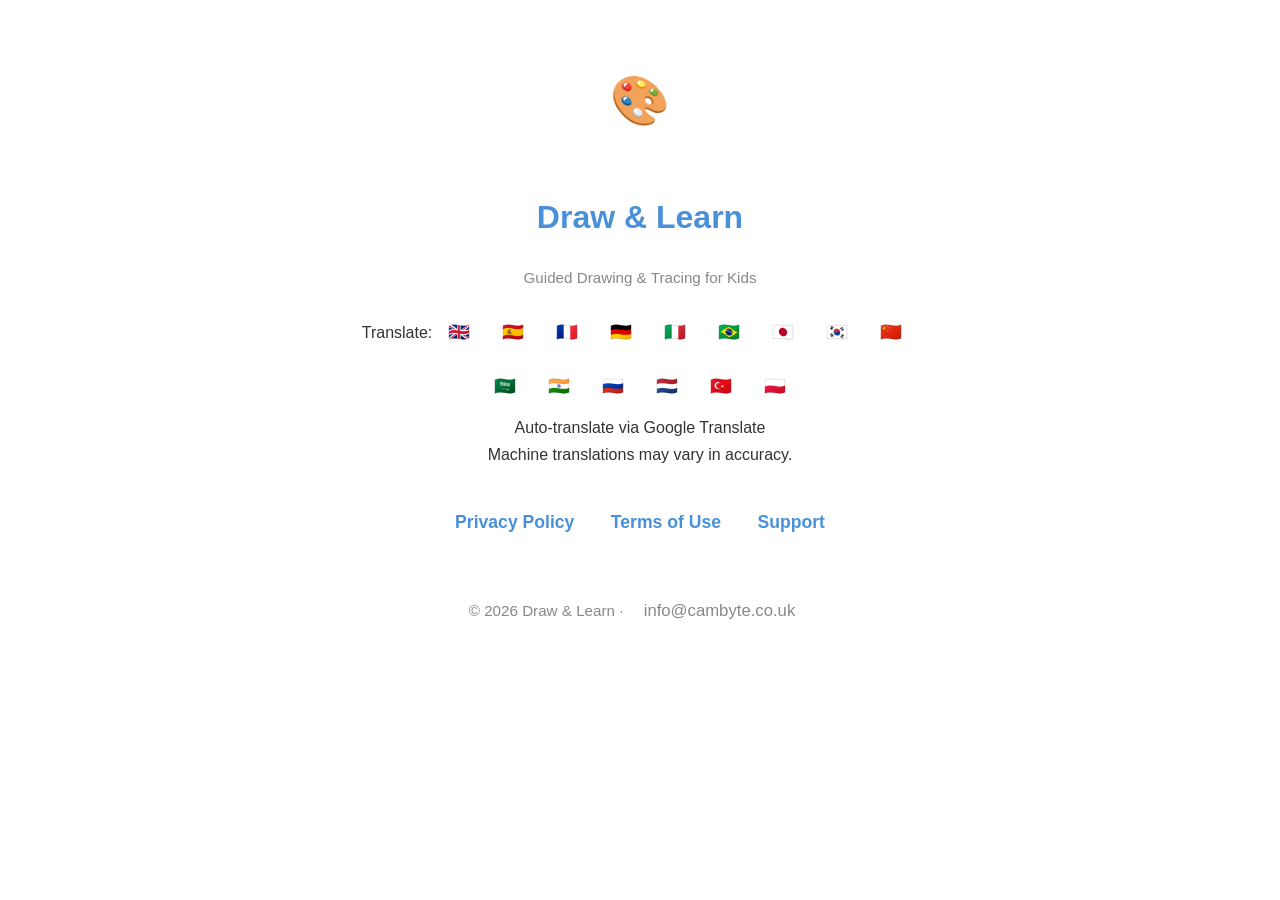
<file: index.html>
<!DOCTYPE html>
<html lang="en">
<head>
    <meta charset="UTF-8">
    <meta name="viewport" content="width=device-width, initial-scale=1.0">
    <title>Draw &amp; Learn — Legal</title>
    <style>
        body { font-family: -apple-system, BlinkMacSystemFont, "Segoe UI", Roboto, sans-serif; max-width: 600px; margin: 60px auto; padding: 0 20px; color: #333; line-height: 1.7; text-align: center; }
        h1 { color: #4A90D9; font-size: 2em; }
        .emoji { font-size: 3em; }
        a { display: inline-block; margin: 12px 16px; font-size: 1.1em; color: #4A90D9; text-decoration: none; font-weight: 600; }
        a:hover { text-decoration: underline; }
        .tagline { color: #888; font-size: 0.95em; margin-top: 8px; }
        @import url("./lang-switch.css");
    </style>
</head>
<body>
    <p class="emoji">🎨</p>
    <h1>Draw &amp; Learn</h1>
    <p class="tagline">Guided Drawing &amp; Tracing for Kids</p>
    <div class="lang-switch" aria-label="Translate"></div>
    <div class="lang-note">Auto-translate via Google Translate</div>
    <div class="lang-disclaimer">Machine translations may vary in accuracy.</div>
    <br>
    <a href="privacy.html">Privacy Policy</a>
    <a href="terms.html">Terms of Use</a>
    <a href="support.html">Support</a>
    <br><br>
    <p class="tagline">© 2026 Draw &amp; Learn · <a href="mailto:info@cambyte.co.uk" style="color:#888;font-weight:normal;">info@cambyte.co.uk</a></p>
    <script src="./lang-switch.js"></script>
</body>
</html>
</file>
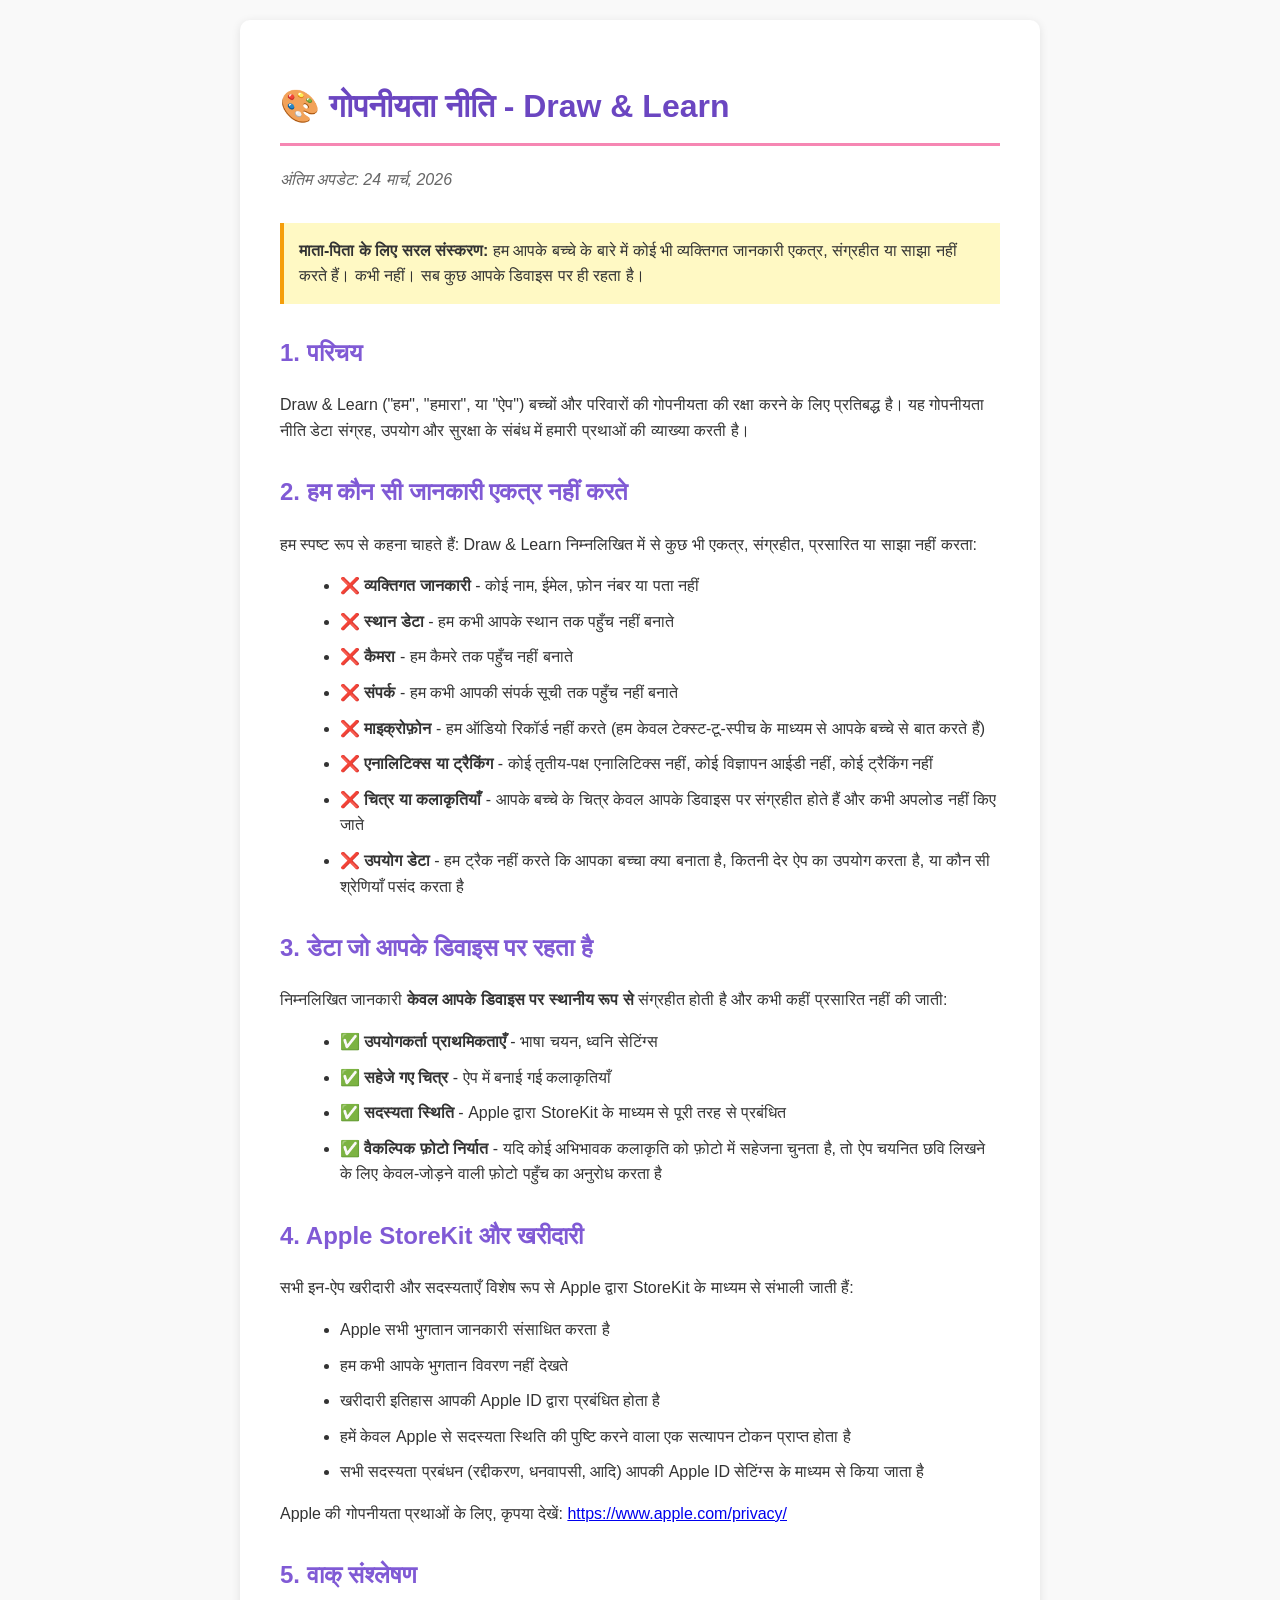
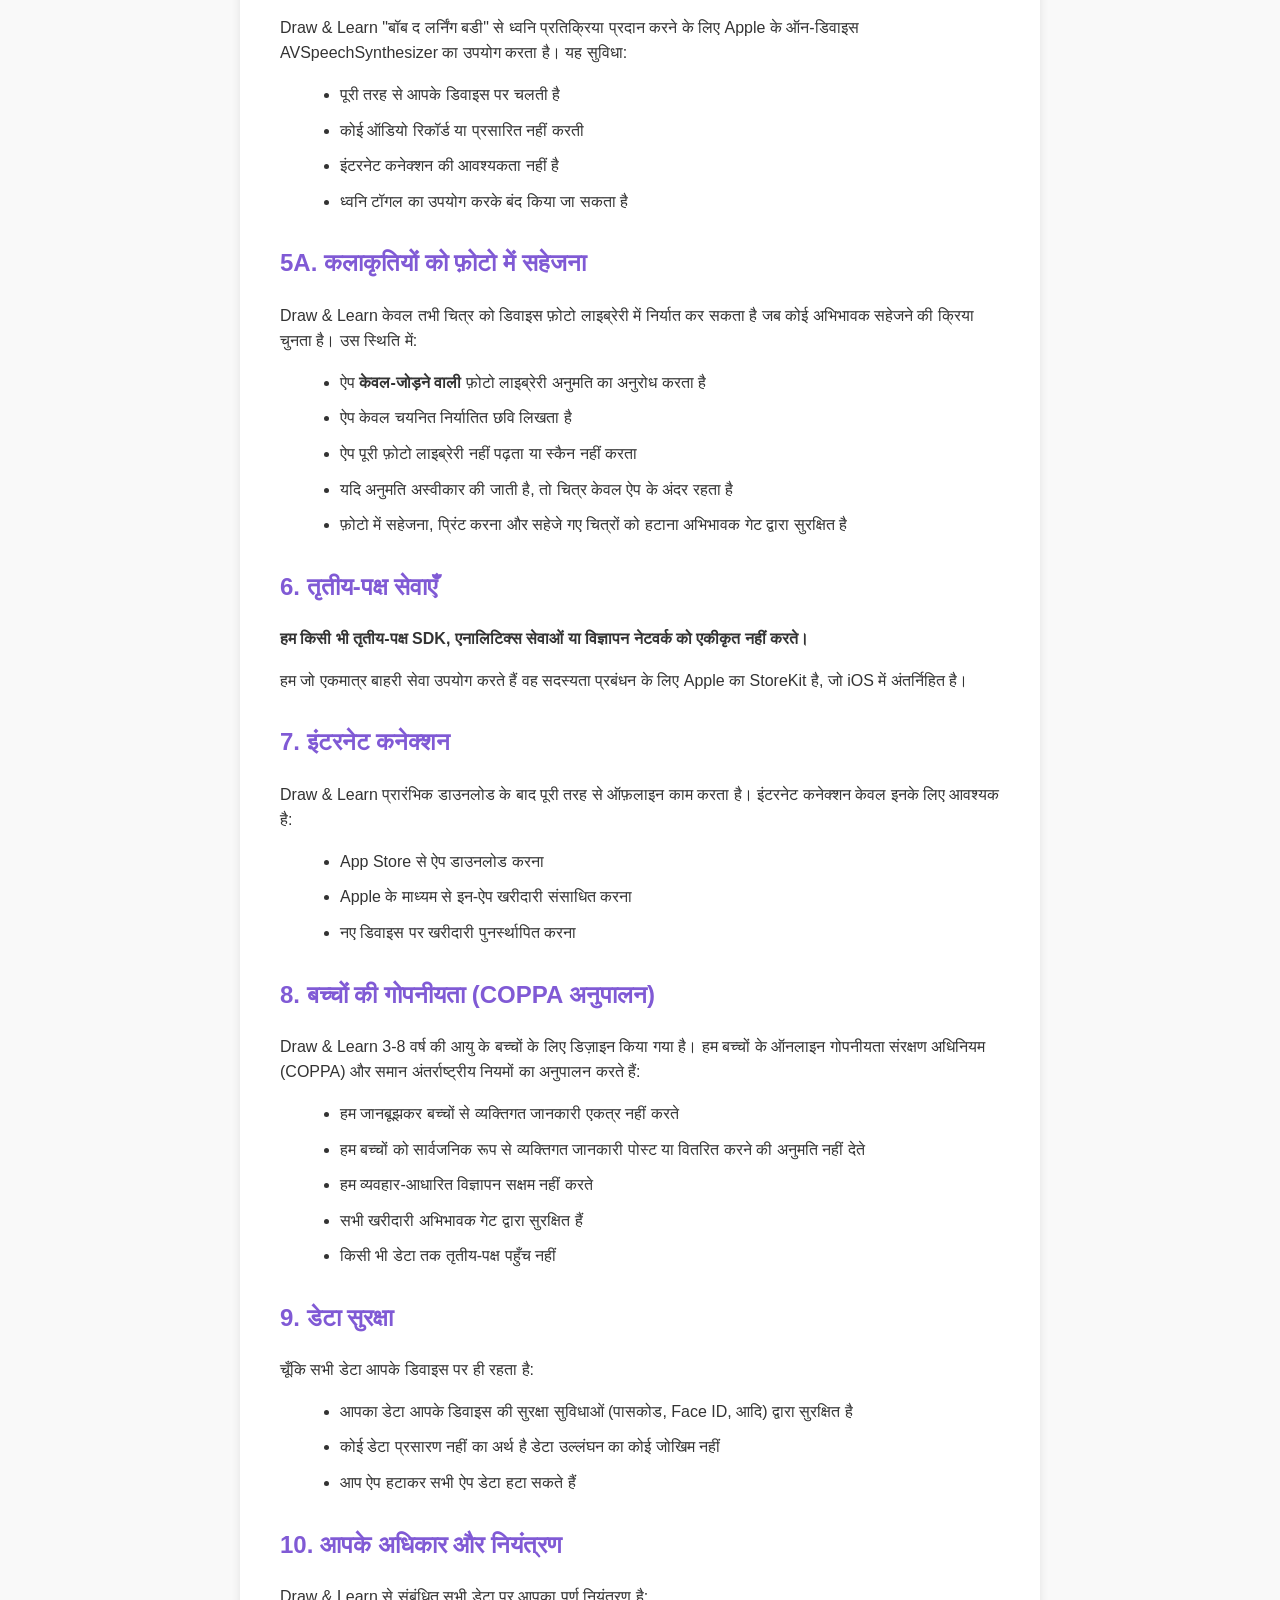
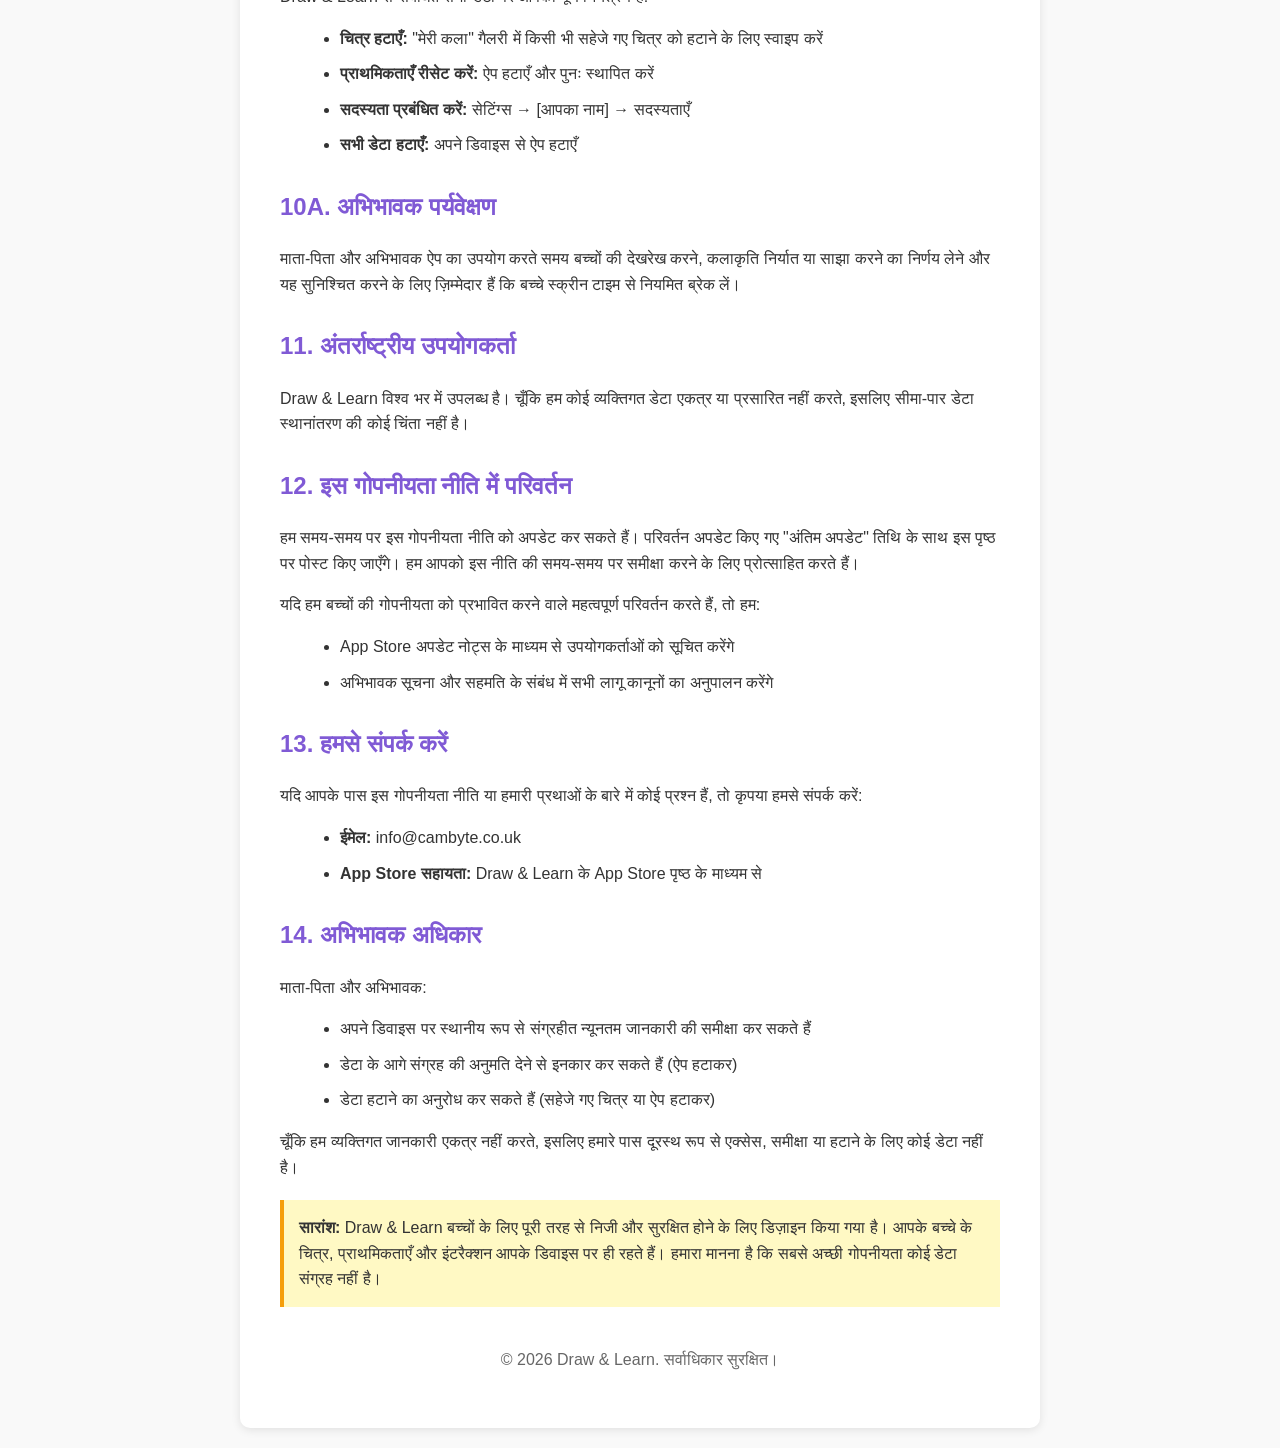
<file: privacy-hi.html>
<!DOCTYPE html>
<html lang="hi">
<head>
    <meta charset="UTF-8">
    <meta name="viewport" content="width=device-width, initial-scale=1.0">
    <title>गोपनीयता नीति - Draw &amp; Learn</title>
    <style>
        body {
            font-family: -apple-system, BlinkMacSystemFont, 'Segoe UI', Roboto, Oxygen, Ubuntu, Cantarell, sans-serif;
            line-height: 1.6;
            color: #333;
            max-width: 800px;
            margin: 0 auto;
            padding: 20px;
            background: #f9f9f9;
        }
        .container {
            background: white;
            padding: 40px;
            border-radius: 10px;
            box-shadow: 0 2px 10px rgba(0,0,0,0.1);
        }
        h1 {
            color: #6B46C1;
            border-bottom: 3px solid #F687B3;
            padding-bottom: 10px;
        }
        h2 {
            color: #805AD5;
            margin-top: 30px;
        }
        .last-updated {
            color: #666;
            font-style: italic;
            margin-bottom: 30px;
        }
        .highlight {
            background-color: #FFF9C4;
            padding: 15px;
            border-left: 4px solid #F59E0B;
            margin: 20px 0;
        }
        ul {
            margin-left: 20px;
        }
        li {
            margin-bottom: 10px;
        }
    </style>
</head>
<body>
    <div class="container">
        <h1>🎨 गोपनीयता नीति - Draw &amp; Learn</h1>
        <p class="last-updated">अंतिम अपडेट: 24 मार्च, 2026</p>

        <div class="highlight">
            <strong>माता-पिता के लिए सरल संस्करण:</strong> हम आपके बच्चे के बारे में कोई भी व्यक्तिगत जानकारी एकत्र, संग्रहीत या साझा नहीं करते हैं। कभी नहीं। सब कुछ आपके डिवाइस पर ही रहता है।
        </div>

        <h2>1. परिचय</h2>
        <p>Draw &amp; Learn ("हम", "हमारा", या "ऐप") बच्चों और परिवारों की गोपनीयता की रक्षा करने के लिए प्रतिबद्ध है। यह गोपनीयता नीति डेटा संग्रह, उपयोग और सुरक्षा के संबंध में हमारी प्रथाओं की व्याख्या करती है।</p>

        <h2>2. हम कौन सी जानकारी एकत्र नहीं करते</h2>
        <p>हम स्पष्ट रूप से कहना चाहते हैं: Draw &amp; Learn निम्नलिखित में से कुछ भी एकत्र, संग्रहीत, प्रसारित या साझा नहीं करता:</p>
        <ul>
            <li>❌ <strong>व्यक्तिगत जानकारी</strong> - कोई नाम, ईमेल, फ़ोन नंबर या पता नहीं</li>
            <li>❌ <strong>स्थान डेटा</strong> - हम कभी आपके स्थान तक पहुँच नहीं बनाते</li>
            <li>❌ <strong>कैमरा</strong> - हम कैमरे तक पहुँच नहीं बनाते</li>
            <li>❌ <strong>संपर्क</strong> - हम कभी आपकी संपर्क सूची तक पहुँच नहीं बनाते</li>
            <li>❌ <strong>माइक्रोफ़ोन</strong> - हम ऑडियो रिकॉर्ड नहीं करते (हम केवल टेक्स्ट-टू-स्पीच के माध्यम से आपके बच्चे से बात करते हैं)</li>
            <li>❌ <strong>एनालिटिक्स या ट्रैकिंग</strong> - कोई तृतीय-पक्ष एनालिटिक्स नहीं, कोई विज्ञापन आईडी नहीं, कोई ट्रैकिंग नहीं</li>
            <li>❌ <strong>चित्र या कलाकृतियाँ</strong> - आपके बच्चे के चित्र केवल आपके डिवाइस पर संग्रहीत होते हैं और कभी अपलोड नहीं किए जाते</li>
            <li>❌ <strong>उपयोग डेटा</strong> - हम ट्रैक नहीं करते कि आपका बच्चा क्या बनाता है, कितनी देर ऐप का उपयोग करता है, या कौन सी श्रेणियाँ पसंद करता है</li>
        </ul>

        <h2>3. डेटा जो आपके डिवाइस पर रहता है</h2>
        <p>निम्नलिखित जानकारी <strong>केवल आपके डिवाइस पर स्थानीय रूप से</strong> संग्रहीत होती है और कभी कहीं प्रसारित नहीं की जाती:</p>
        <ul>
            <li>✅ <strong>उपयोगकर्ता प्राथमिकताएँ</strong> - भाषा चयन, ध्वनि सेटिंग्स</li>
            <li>✅ <strong>सहेजे गए चित्र</strong> - ऐप में बनाई गई कलाकृतियाँ</li>
            <li>✅ <strong>सदस्यता स्थिति</strong> - Apple द्वारा StoreKit के माध्यम से पूरी तरह से प्रबंधित</li>
            <li>✅ <strong>वैकल्पिक फ़ोटो निर्यात</strong> - यदि कोई अभिभावक कलाकृति को फ़ोटो में सहेजना चुनता है, तो ऐप चयनित छवि लिखने के लिए केवल-जोड़ने वाली फ़ोटो पहुँच का अनुरोध करता है</li>
        </ul>

        <h2>4. Apple StoreKit और खरीदारी</h2>
        <p>सभी इन-ऐप खरीदारी और सदस्यताएँ विशेष रूप से Apple द्वारा StoreKit के माध्यम से संभाली जाती हैं:</p>
        <ul>
            <li>Apple सभी भुगतान जानकारी संसाधित करता है</li>
            <li>हम कभी आपके भुगतान विवरण नहीं देखते</li>
            <li>खरीदारी इतिहास आपकी Apple ID द्वारा प्रबंधित होता है</li>
            <li>हमें केवल Apple से सदस्यता स्थिति की पुष्टि करने वाला एक सत्यापन टोकन प्राप्त होता है</li>
            <li>सभी सदस्यता प्रबंधन (रद्दीकरण, धनवापसी, आदि) आपकी Apple ID सेटिंग्स के माध्यम से किया जाता है</li>
        </ul>
        <p>Apple की गोपनीयता प्रथाओं के लिए, कृपया देखें: <a href="https://www.apple.com/privacy/">https://www.apple.com/privacy/</a></p>

        <h2>5. वाक् संश्लेषण</h2>
        <p>Draw &amp; Learn "बॉब द लर्निंग बडी" से ध्वनि प्रतिक्रिया प्रदान करने के लिए Apple के ऑन-डिवाइस AVSpeechSynthesizer का उपयोग करता है। यह सुविधा:</p>
        <ul>
            <li>पूरी तरह से आपके डिवाइस पर चलती है</li>
            <li>कोई ऑडियो रिकॉर्ड या प्रसारित नहीं करती</li>
            <li>इंटरनेट कनेक्शन की आवश्यकता नहीं है</li>
            <li>ध्वनि टॉगल का उपयोग करके बंद किया जा सकता है</li>
        </ul>

        <h2>5A. कलाकृतियों को फ़ोटो में सहेजना</h2>
        <p>Draw &amp; Learn केवल तभी चित्र को डिवाइस फ़ोटो लाइब्रेरी में निर्यात कर सकता है जब कोई अभिभावक सहेजने की क्रिया चुनता है। उस स्थिति में:</p>
        <ul>
            <li>ऐप <strong>केवल-जोड़ने वाली</strong> फ़ोटो लाइब्रेरी अनुमति का अनुरोध करता है</li>
            <li>ऐप केवल चयनित निर्यातित छवि लिखता है</li>
            <li>ऐप पूरी फ़ोटो लाइब्रेरी नहीं पढ़ता या स्कैन नहीं करता</li>
            <li>यदि अनुमति अस्वीकार की जाती है, तो चित्र केवल ऐप के अंदर रहता है</li>
            <li>फ़ोटो में सहेजना, प्रिंट करना और सहेजे गए चित्रों को हटाना अभिभावक गेट द्वारा सुरक्षित है</li>
        </ul>

        <h2>6. तृतीय-पक्ष सेवाएँ</h2>
        <p><strong>हम किसी भी तृतीय-पक्ष SDK, एनालिटिक्स सेवाओं या विज्ञापन नेटवर्क को एकीकृत नहीं करते।</strong></p>
        <p>हम जो एकमात्र बाहरी सेवा उपयोग करते हैं वह सदस्यता प्रबंधन के लिए Apple का StoreKit है, जो iOS में अंतर्निहित है।</p>

        <h2>7. इंटरनेट कनेक्शन</h2>
        <p>Draw &amp; Learn प्रारंभिक डाउनलोड के बाद पूरी तरह से ऑफ़लाइन काम करता है। इंटरनेट कनेक्शन केवल इनके लिए आवश्यक है:</p>
        <ul>
            <li>App Store से ऐप डाउनलोड करना</li>
            <li>Apple के माध्यम से इन-ऐप खरीदारी संसाधित करना</li>
            <li>नए डिवाइस पर खरीदारी पुनर्स्थापित करना</li>
        </ul>

        <h2>8. बच्चों की गोपनीयता (COPPA अनुपालन)</h2>
        <p>Draw &amp; Learn 3-8 वर्ष की आयु के बच्चों के लिए डिज़ाइन किया गया है। हम बच्चों के ऑनलाइन गोपनीयता संरक्षण अधिनियम (COPPA) और समान अंतर्राष्ट्रीय नियमों का अनुपालन करते हैं:</p>
        <ul>
            <li>हम जानबूझकर बच्चों से व्यक्तिगत जानकारी एकत्र नहीं करते</li>
            <li>हम बच्चों को सार्वजनिक रूप से व्यक्तिगत जानकारी पोस्ट या वितरित करने की अनुमति नहीं देते</li>
            <li>हम व्यवहार-आधारित विज्ञापन सक्षम नहीं करते</li>
            <li>सभी खरीदारी अभिभावक गेट द्वारा सुरक्षित हैं</li>
            <li>किसी भी डेटा तक तृतीय-पक्ष पहुँच नहीं</li>
        </ul>

        <h2>9. डेटा सुरक्षा</h2>
        <p>चूँकि सभी डेटा आपके डिवाइस पर ही रहता है:</p>
        <ul>
            <li>आपका डेटा आपके डिवाइस की सुरक्षा सुविधाओं (पासकोड, Face ID, आदि) द्वारा सुरक्षित है</li>
            <li>कोई डेटा प्रसारण नहीं का अर्थ है डेटा उल्लंघन का कोई जोखिम नहीं</li>
            <li>आप ऐप हटाकर सभी ऐप डेटा हटा सकते हैं</li>
        </ul>

        <h2>10. आपके अधिकार और नियंत्रण</h2>
        <p>Draw &amp; Learn से संबंधित सभी डेटा पर आपका पूर्ण नियंत्रण है:</p>
        <ul>
            <li><strong>चित्र हटाएँ:</strong> "मेरी कला" गैलरी में किसी भी सहेजे गए चित्र को हटाने के लिए स्वाइप करें</li>
            <li><strong>प्राथमिकताएँ रीसेट करें:</strong> ऐप हटाएँ और पुनः स्थापित करें</li>
            <li><strong>सदस्यता प्रबंधित करें:</strong> सेटिंग्स → [आपका नाम] → सदस्यताएँ</li>
            <li><strong>सभी डेटा हटाएँ:</strong> अपने डिवाइस से ऐप हटाएँ</li>
        </ul>

        <h2>10A. अभिभावक पर्यवेक्षण</h2>
        <p>माता-पिता और अभिभावक ऐप का उपयोग करते समय बच्चों की देखरेख करने, कलाकृति निर्यात या साझा करने का निर्णय लेने और यह सुनिश्चित करने के लिए ज़िम्मेदार हैं कि बच्चे स्क्रीन टाइम से नियमित ब्रेक लें।</p>

        <h2>11. अंतर्राष्ट्रीय उपयोगकर्ता</h2>
        <p>Draw &amp; Learn विश्व भर में उपलब्ध है। चूँकि हम कोई व्यक्तिगत डेटा एकत्र या प्रसारित नहीं करते, इसलिए सीमा-पार डेटा स्थानांतरण की कोई चिंता नहीं है।</p>

        <h2>12. इस गोपनीयता नीति में परिवर्तन</h2>
        <p>हम समय-समय पर इस गोपनीयता नीति को अपडेट कर सकते हैं। परिवर्तन अपडेट किए गए "अंतिम अपडेट" तिथि के साथ इस पृष्ठ पर पोस्ट किए जाएँगे। हम आपको इस नीति की समय-समय पर समीक्षा करने के लिए प्रोत्साहित करते हैं।</p>
        <p>यदि हम बच्चों की गोपनीयता को प्रभावित करने वाले महत्वपूर्ण परिवर्तन करते हैं, तो हम:</p>
        <ul>
            <li>App Store अपडेट नोट्स के माध्यम से उपयोगकर्ताओं को सूचित करेंगे</li>
            <li>अभिभावक सूचना और सहमति के संबंध में सभी लागू कानूनों का अनुपालन करेंगे</li>
        </ul>

        <h2>13. हमसे संपर्क करें</h2>
        <p>यदि आपके पास इस गोपनीयता नीति या हमारी प्रथाओं के बारे में कोई प्रश्न हैं, तो कृपया हमसे संपर्क करें:</p>
        <ul>
            <li><strong>ईमेल:</strong> info@cambyte.co.uk</li>
            <li><strong>App Store सहायता:</strong> Draw &amp; Learn के App Store पृष्ठ के माध्यम से</li>
        </ul>

        <h2>14. अभिभावक अधिकार</h2>
        <p>माता-पिता और अभिभावक:</p>
        <ul>
            <li>अपने डिवाइस पर स्थानीय रूप से संग्रहीत न्यूनतम जानकारी की समीक्षा कर सकते हैं</li>
            <li>डेटा के आगे संग्रह की अनुमति देने से इनकार कर सकते हैं (ऐप हटाकर)</li>
            <li>डेटा हटाने का अनुरोध कर सकते हैं (सहेजे गए चित्र या ऐप हटाकर)</li>
        </ul>
        <p>चूँकि हम व्यक्तिगत जानकारी एकत्र नहीं करते, इसलिए हमारे पास दूरस्थ रूप से एक्सेस, समीक्षा या हटाने के लिए कोई डेटा नहीं है।</p>

        <div class="highlight">
            <strong>सारांश:</strong> Draw &amp; Learn बच्चों के लिए पूरी तरह से निजी और सुरक्षित होने के लिए डिज़ाइन किया गया है। आपके बच्चे के चित्र, प्राथमिकताएँ और इंटरैक्शन आपके डिवाइस पर ही रहते हैं। हमारा मानना है कि सबसे अच्छी गोपनीयता कोई डेटा संग्रह नहीं है।
        </div>

        <p style="margin-top: 40px; text-align: center; color: #666;">
            © 2026 Draw &amp; Learn. सर्वाधिकार सुरक्षित।
        </p>
    </div>
</body>
</html>
</file>
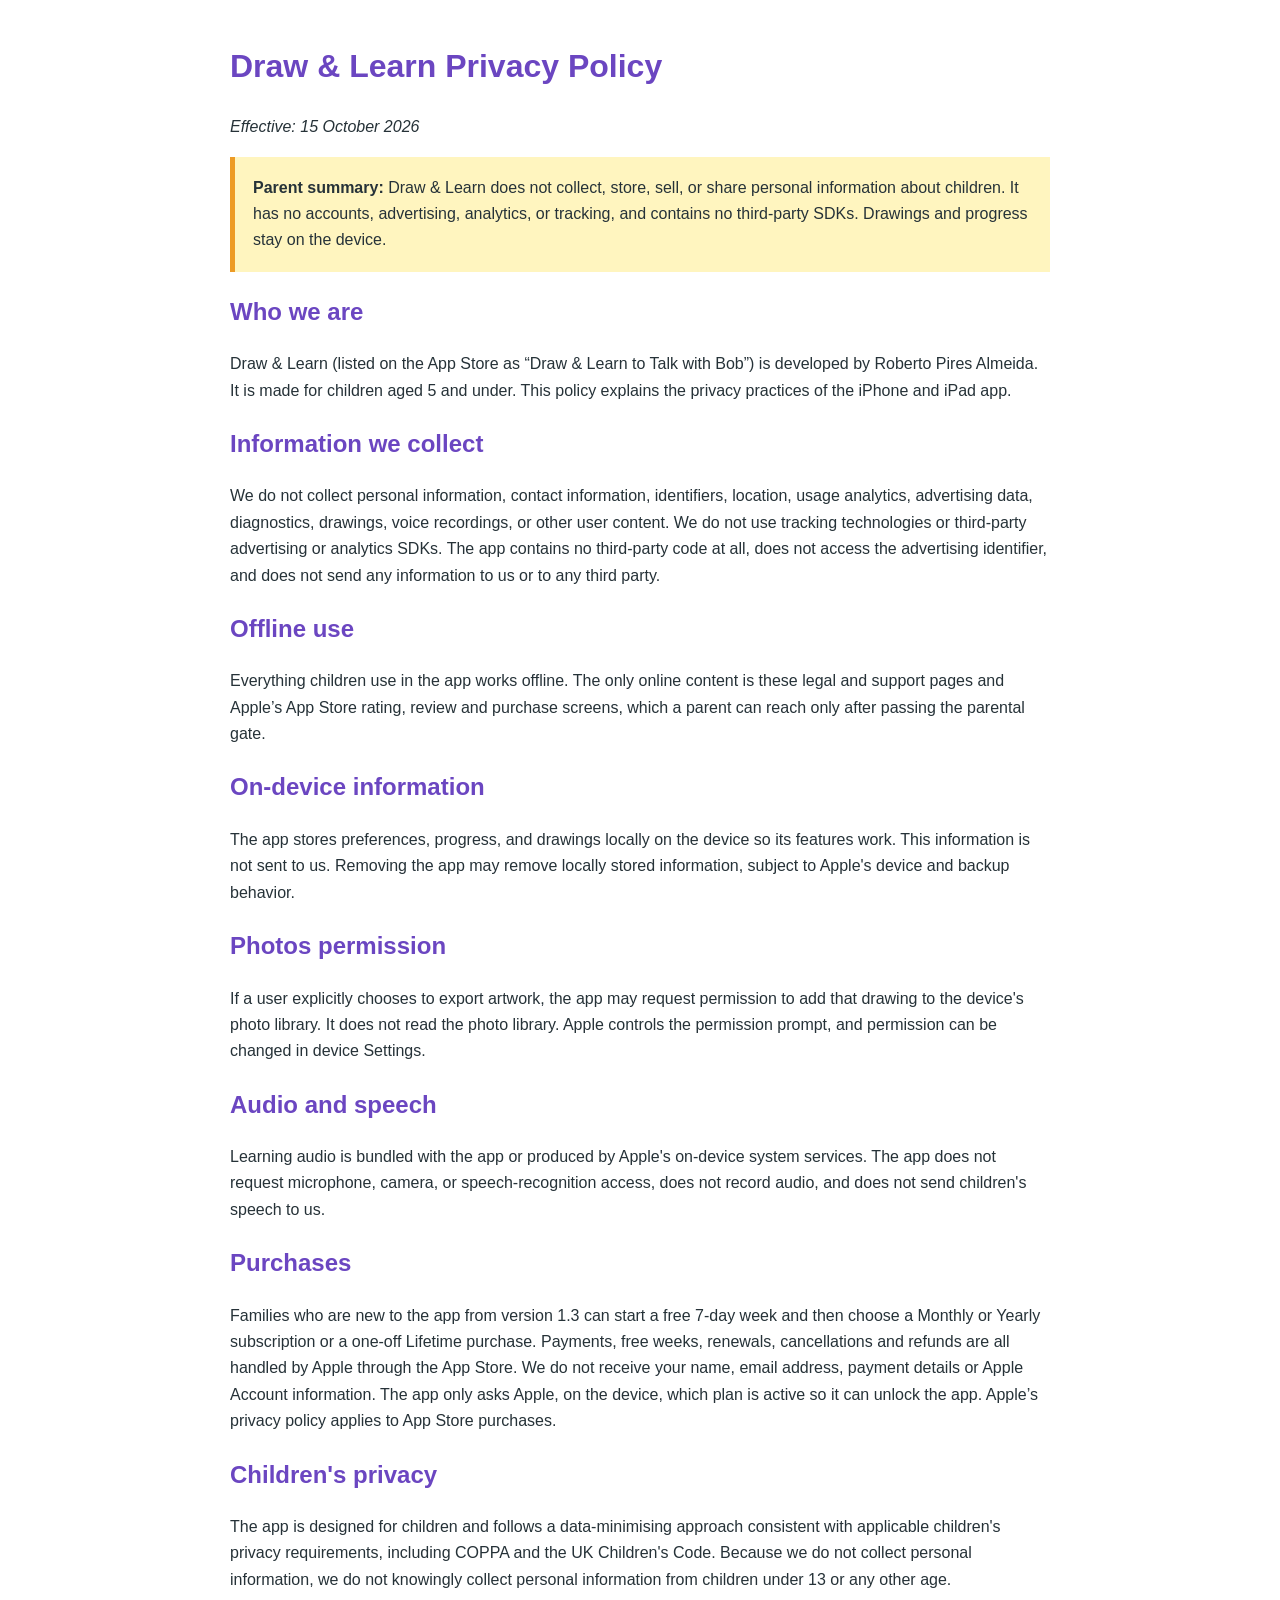
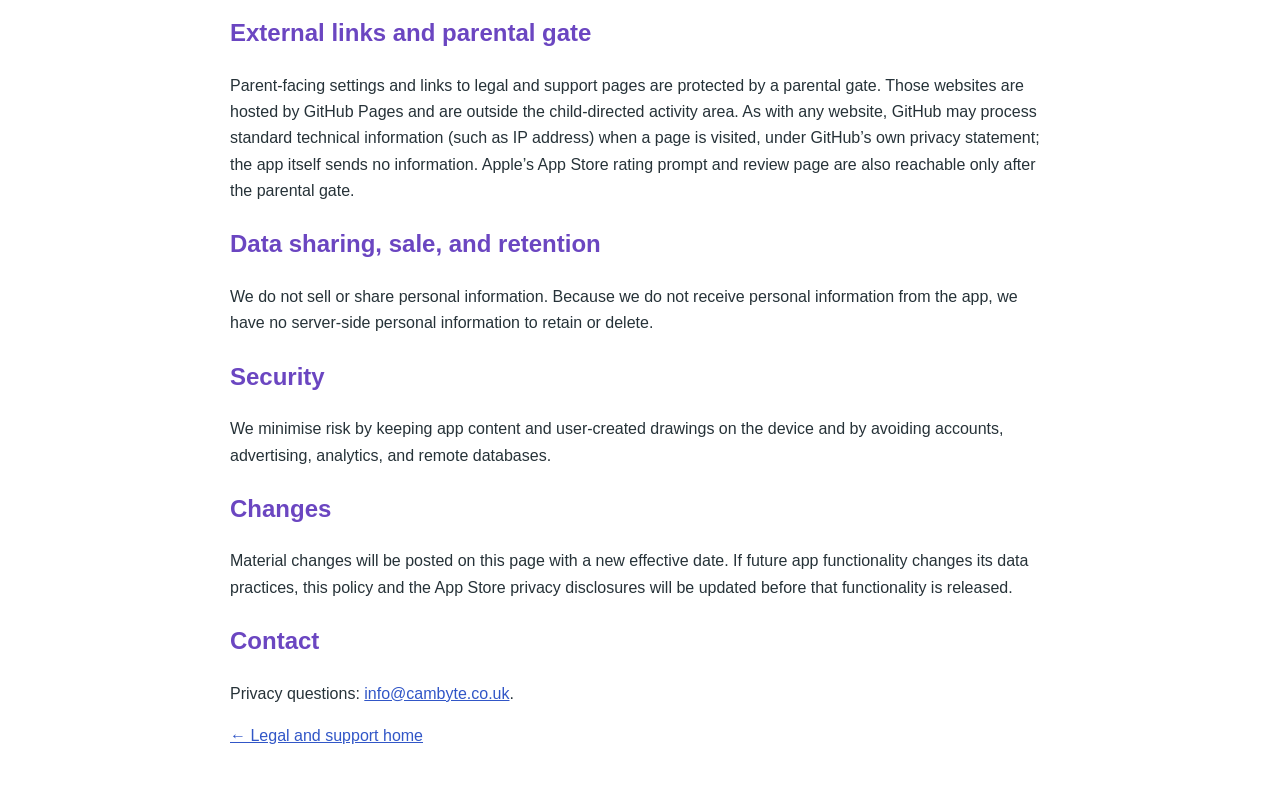
<file: privacy.html>
<!doctype html>
<html lang="en">
<head><meta charset="utf-8"><meta name="viewport" content="width=device-width,initial-scale=1"><title>Draw &amp; Learn Privacy Policy</title>
<style>body{font-family:-apple-system,BlinkMacSystemFont,"Segoe UI",sans-serif;max-width:820px;margin:40px auto;padding:0 20px;color:#263238;line-height:1.65}h1,h2{color:#6b46c1}.notice{background:#fff5bf;border-left:5px solid #ed9b25;padding:18px}a{color:#3156c7}</style></head>
<body><h1>Draw &amp; Learn Privacy Policy</h1><p><em>Effective: 15 October 2026</em></p>
<p class="notice"><strong>Parent summary:</strong> Draw &amp; Learn does not collect, store, sell, or share personal information about children. It has no accounts, advertising, analytics, or tracking, and contains no third-party SDKs. Drawings and progress stay on the device.</p>
<h2>Who we are</h2><p>Draw &amp; Learn (listed on the App Store as “Draw &amp; Learn to Talk with Bob”) is developed by Roberto Pires Almeida. It is made for children aged 5 and under. This policy explains the privacy practices of the iPhone and iPad app.</p>
<h2>Information we collect</h2><p>We do not collect personal information, contact information, identifiers, location, usage analytics, advertising data, diagnostics, drawings, voice recordings, or other user content. We do not use tracking technologies or third-party advertising or analytics SDKs. The app contains no third-party code at all, does not access the advertising identifier, and does not send any information to us or to any third party.</p>
<h2>Offline use</h2><p>Everything children use in the app works offline. The only online content is these legal and support pages and Apple’s App Store rating, review and purchase screens, which a parent can reach only after passing the parental gate.</p>
<h2>On-device information</h2><p>The app stores preferences, progress, and drawings locally on the device so its features work. This information is not sent to us. Removing the app may remove locally stored information, subject to Apple's device and backup behavior.</p>
<h2>Photos permission</h2><p>If a user explicitly chooses to export artwork, the app may request permission to add that drawing to the device's photo library. It does not read the photo library. Apple controls the permission prompt, and permission can be changed in device Settings.</p>
<h2>Audio and speech</h2><p>Learning audio is bundled with the app or produced by Apple's on-device system services. The app does not request microphone, camera, or speech-recognition access, does not record audio, and does not send children's speech to us.</p>
<h2>Purchases</h2><p>Families who are new to the app from version 1.3 can start a free 7-day week and then choose a Monthly or Yearly subscription or a one-off Lifetime purchase. Payments, free weeks, renewals, cancellations and refunds are all handled by Apple through the App Store. We do not receive your name, email address, payment details or Apple Account information. The app only asks Apple, on the device, which plan is active so it can unlock the app. Apple’s privacy policy applies to App Store purchases.</p>
<h2>Children's privacy</h2><p>The app is designed for children and follows a data-minimising approach consistent with applicable children's privacy requirements, including COPPA and the UK Children's Code. Because we do not collect personal information, we do not knowingly collect personal information from children under 13 or any other age.</p>
<h2>External links and parental gate</h2><p>Parent-facing settings and links to legal and support pages are protected by a parental gate. Those websites are hosted by GitHub Pages and are outside the child-directed activity area. As with any website, GitHub may process standard technical information (such as IP address) when a page is visited, under GitHub’s own privacy statement; the app itself sends no information. Apple’s App Store rating prompt and review page are also reachable only after the parental gate.</p>
<h2>Data sharing, sale, and retention</h2><p>We do not sell or share personal information. Because we do not receive personal information from the app, we have no server-side personal information to retain or delete.</p>
<h2>Security</h2><p>We minimise risk by keeping app content and user-created drawings on the device and by avoiding accounts, advertising, analytics, and remote databases.</p>
<h2>Changes</h2><p>Material changes will be posted on this page with a new effective date. If future app functionality changes its data practices, this policy and the App Store privacy disclosures will be updated before that functionality is released.</p>
<h2>Contact</h2><p>Privacy questions: <a href="mailto:info@cambyte.co.uk">info@cambyte.co.uk</a>.</p>
<p><a href="index.html">← Legal and support home</a></p></body></html>
</file>
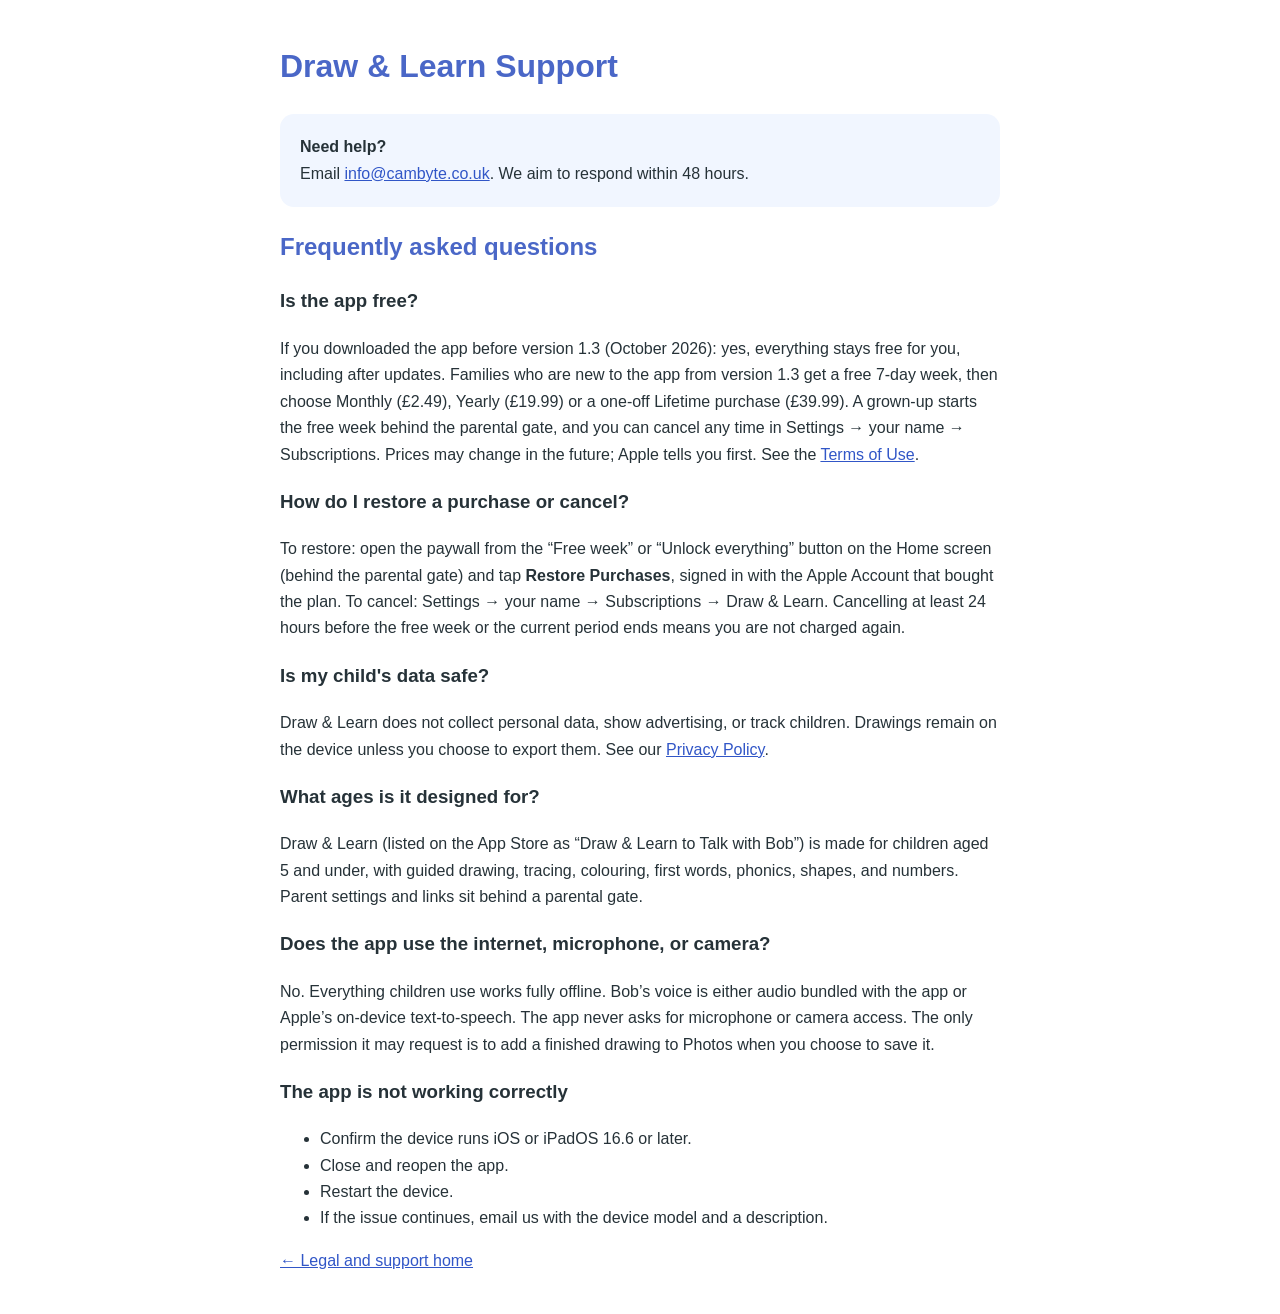
<file: support.html>
<!doctype html>
<html lang="en">
<head><meta charset="utf-8"><meta name="viewport" content="width=device-width,initial-scale=1"><title>Draw &amp; Learn Support</title>
<style>body{font-family:-apple-system,BlinkMacSystemFont,"Segoe UI",sans-serif;max-width:720px;margin:40px auto;padding:0 20px;color:#263238;line-height:1.65}h1,h2{color:#4a67c7}.card{background:#f1f6ff;border-radius:14px;padding:20px}a{color:#3156c7}</style></head>
<body><h1>Draw &amp; Learn Support</h1><p class="card"><strong>Need help?</strong><br>Email <a href="mailto:info@cambyte.co.uk">info@cambyte.co.uk</a>. We aim to respond within 48 hours.</p>
<h2>Frequently asked questions</h2>
<h3>Is the app free?</h3><p>If you downloaded the app before version 1.3 (October 2026): yes, everything stays free for you, including after updates. Families who are new to the app from version 1.3 get a free 7-day week, then choose Monthly (£2.49), Yearly (£19.99) or a one-off Lifetime purchase (£39.99). A grown-up starts the free week behind the parental gate, and you can cancel any time in Settings → your name → Subscriptions. Prices may change in the future; Apple tells you first. See the <a href="terms.html">Terms of Use</a>.</p>
<h3>How do I restore a purchase or cancel?</h3><p>To restore: open the paywall from the “Free week” or “Unlock everything” button on the Home screen (behind the parental gate) and tap <strong>Restore Purchases</strong>, signed in with the Apple Account that bought the plan. To cancel: Settings → your name → Subscriptions → Draw &amp; Learn. Cancelling at least 24 hours before the free week or the current period ends means you are not charged again.</p>
<h3>Is my child's data safe?</h3><p>Draw &amp; Learn does not collect personal data, show advertising, or track children. Drawings remain on the device unless you choose to export them. See our <a href="privacy.html">Privacy Policy</a>.</p>
<h3>What ages is it designed for?</h3><p>Draw &amp; Learn (listed on the App Store as “Draw &amp; Learn to Talk with Bob”) is made for children aged 5 and under, with guided drawing, tracing, colouring, first words, phonics, shapes, and numbers. Parent settings and links sit behind a parental gate.</p>
<h3>Does the app use the internet, microphone, or camera?</h3><p>No. Everything children use works fully offline. Bob’s voice is either audio bundled with the app or Apple’s on-device text-to-speech. The app never asks for microphone or camera access. The only permission it may request is to add a finished drawing to Photos when you choose to save it.</p>
<h3>The app is not working correctly</h3><ul><li>Confirm the device runs iOS or iPadOS 16.6 or later.</li><li>Close and reopen the app.</li><li>Restart the device.</li><li>If the issue continues, email us with the device model and a description.</li></ul>
<p><a href="index.html">← Legal and support home</a></p></body></html>
</file>
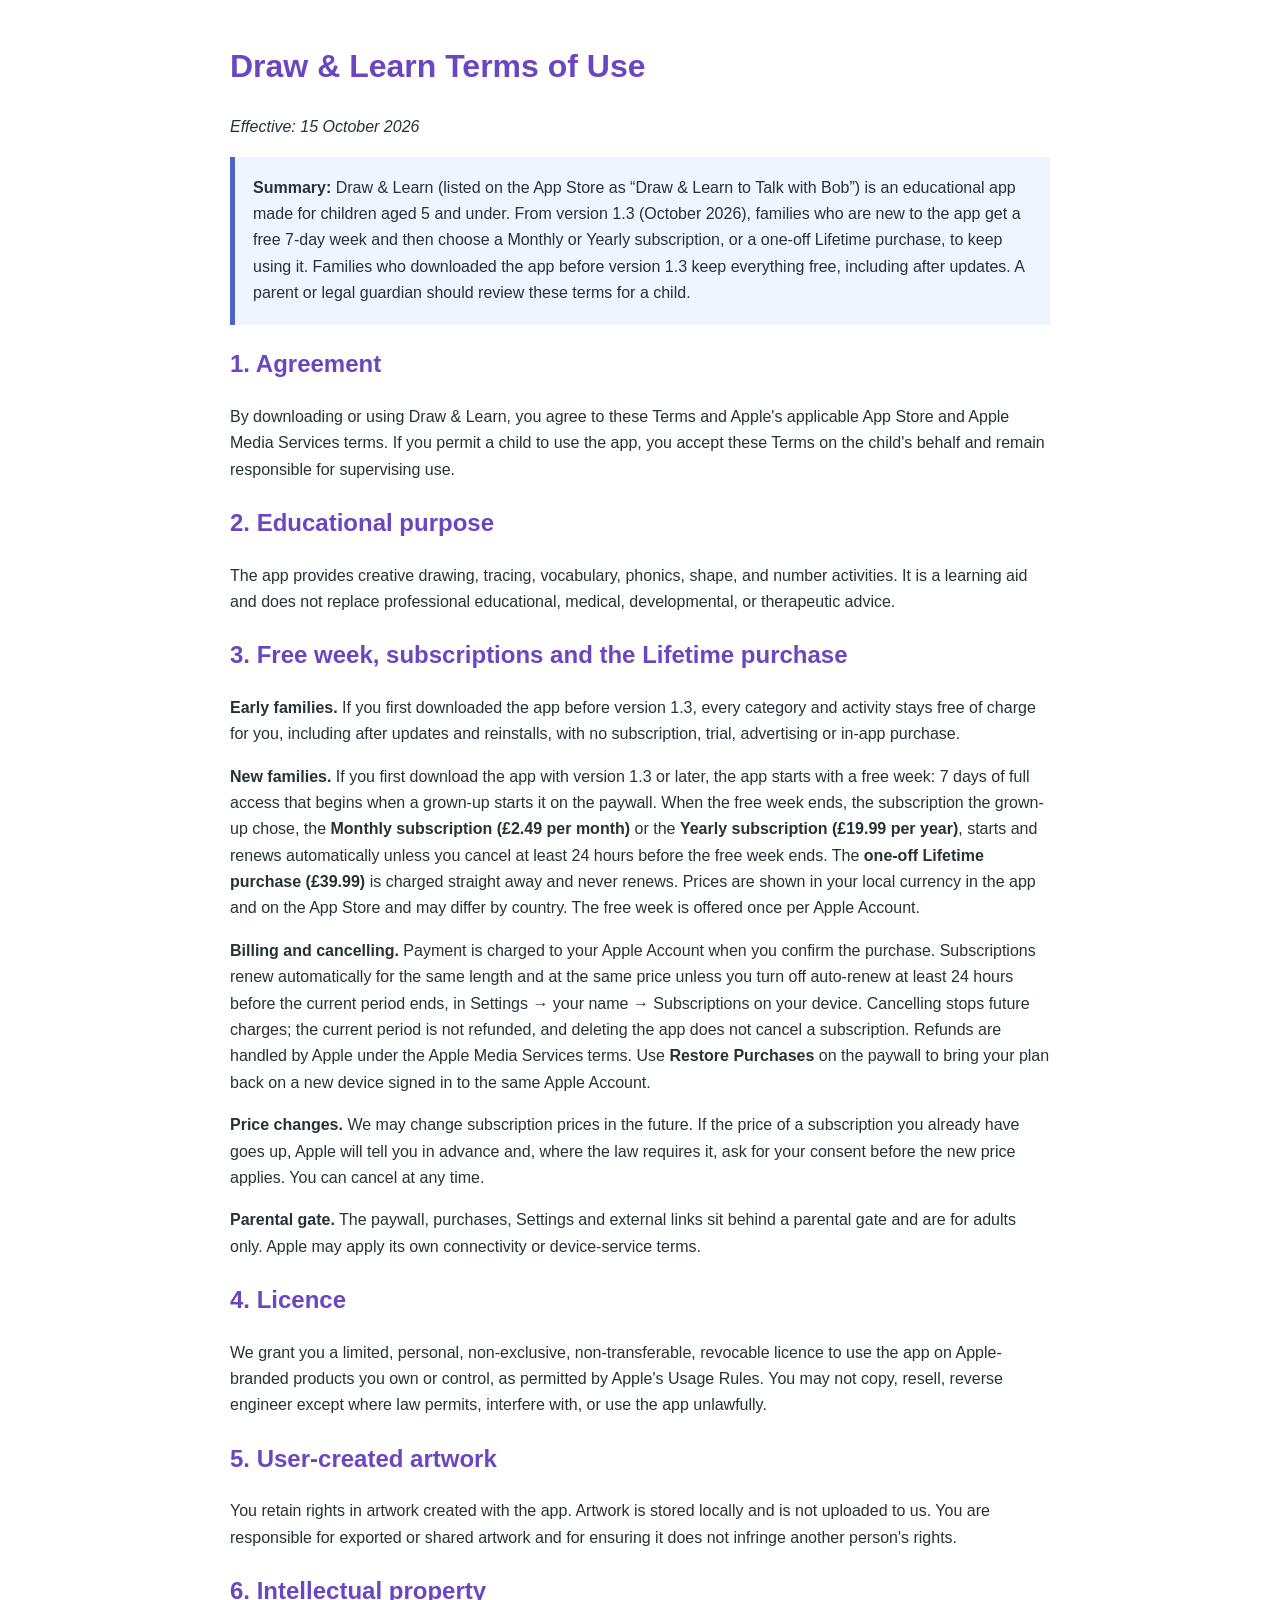
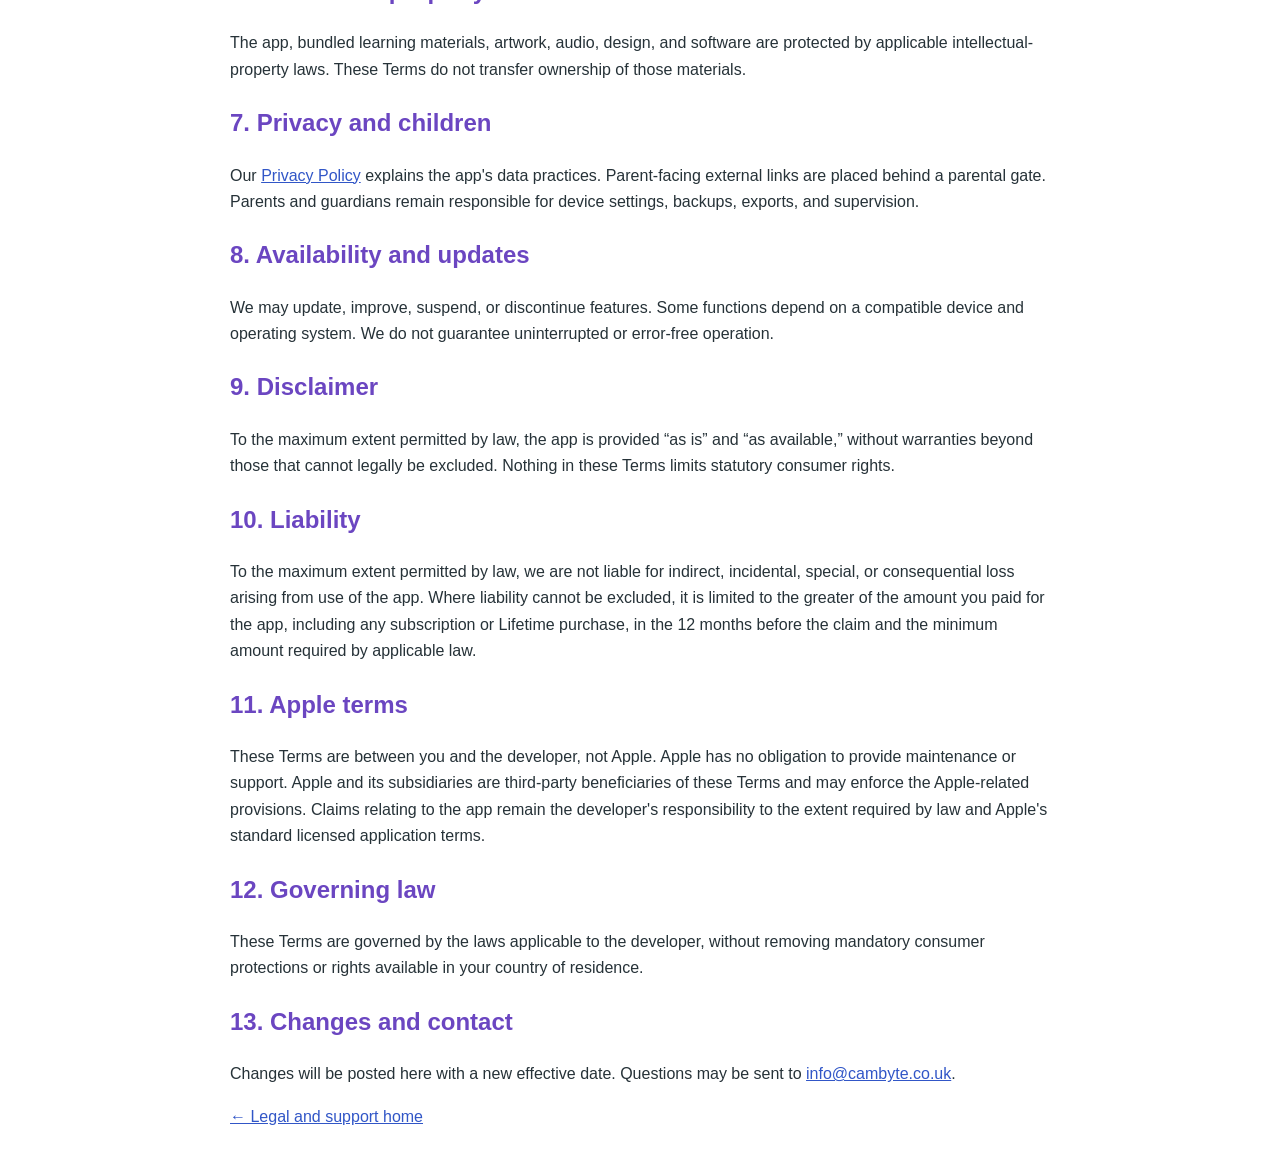
<file: terms.html>
<!doctype html>
<html lang="en">
<head><meta charset="utf-8"><meta name="viewport" content="width=device-width,initial-scale=1"><title>Draw &amp; Learn Terms of Use</title>
<style>body{font-family:-apple-system,BlinkMacSystemFont,"Segoe UI",sans-serif;max-width:820px;margin:40px auto;padding:0 20px;color:#263238;line-height:1.65}h1,h2{color:#6b46c1}.notice{background:#eef5ff;border-left:5px solid #4a67c7;padding:18px}a{color:#3156c7}</style></head>
<body><h1>Draw &amp; Learn Terms of Use</h1><p><em>Effective: 15 October 2026</em></p>
<p class="notice"><strong>Summary:</strong> Draw &amp; Learn (listed on the App Store as “Draw &amp; Learn to Talk with Bob”) is an educational app made for children aged 5 and under. From version 1.3 (October 2026), families who are new to the app get a free 7-day week and then choose a Monthly or Yearly subscription, or a one-off Lifetime purchase, to keep using it. Families who downloaded the app before version 1.3 keep everything free, including after updates. A parent or legal guardian should review these terms for a child.</p>
<h2>1. Agreement</h2><p>By downloading or using Draw &amp; Learn, you agree to these Terms and Apple's applicable App Store and Apple Media Services terms. If you permit a child to use the app, you accept these Terms on the child's behalf and remain responsible for supervising use.</p>
<h2>2. Educational purpose</h2><p>The app provides creative drawing, tracing, vocabulary, phonics, shape, and number activities. It is a learning aid and does not replace professional educational, medical, developmental, or therapeutic advice.</p>
<h2>3. Free week, subscriptions and the Lifetime purchase</h2><p><strong>Early families.</strong> If you first downloaded the app before version 1.3, every category and activity stays free of charge for you, including after updates and reinstalls, with no subscription, trial, advertising or in-app purchase.</p><p><strong>New families.</strong> If you first download the app with version 1.3 or later, the app starts with a free week: 7 days of full access that begins when a grown-up starts it on the paywall. When the free week ends, the subscription the grown-up chose, the <strong>Monthly subscription (£2.49 per month)</strong> or the <strong>Yearly subscription (£19.99 per year)</strong>, starts and renews automatically unless you cancel at least 24 hours before the free week ends. The <strong>one-off Lifetime purchase (£39.99)</strong> is charged straight away and never renews. Prices are shown in your local currency in the app and on the App Store and may differ by country. The free week is offered once per Apple Account.</p><p><strong>Billing and cancelling.</strong> Payment is charged to your Apple Account when you confirm the purchase. Subscriptions renew automatically for the same length and at the same price unless you turn off auto-renew at least 24 hours before the current period ends, in Settings → your name → Subscriptions on your device. Cancelling stops future charges; the current period is not refunded, and deleting the app does not cancel a subscription. Refunds are handled by Apple under the Apple Media Services terms. Use <strong>Restore Purchases</strong> on the paywall to bring your plan back on a new device signed in to the same Apple Account.</p><p><strong>Price changes.</strong> We may change subscription prices in the future. If the price of a subscription you already have goes up, Apple will tell you in advance and, where the law requires it, ask for your consent before the new price applies. You can cancel at any time.</p><p><strong>Parental gate.</strong> The paywall, purchases, Settings and external links sit behind a parental gate and are for adults only. Apple may apply its own connectivity or device-service terms.</p>
<h2>4. Licence</h2><p>We grant you a limited, personal, non-exclusive, non-transferable, revocable licence to use the app on Apple-branded products you own or control, as permitted by Apple's Usage Rules. You may not copy, resell, reverse engineer except where law permits, interfere with, or use the app unlawfully.</p>
<h2>5. User-created artwork</h2><p>You retain rights in artwork created with the app. Artwork is stored locally and is not uploaded to us. You are responsible for exported or shared artwork and for ensuring it does not infringe another person's rights.</p>
<h2>6. Intellectual property</h2><p>The app, bundled learning materials, artwork, audio, design, and software are protected by applicable intellectual-property laws. These Terms do not transfer ownership of those materials.</p>
<h2>7. Privacy and children</h2><p>Our <a href="privacy.html">Privacy Policy</a> explains the app's data practices. Parent-facing external links are placed behind a parental gate. Parents and guardians remain responsible for device settings, backups, exports, and supervision.</p>
<h2>8. Availability and updates</h2><p>We may update, improve, suspend, or discontinue features. Some functions depend on a compatible device and operating system. We do not guarantee uninterrupted or error-free operation.</p>
<h2>9. Disclaimer</h2><p>To the maximum extent permitted by law, the app is provided “as is” and “as available,” without warranties beyond those that cannot legally be excluded. Nothing in these Terms limits statutory consumer rights.</p>
<h2>10. Liability</h2><p>To the maximum extent permitted by law, we are not liable for indirect, incidental, special, or consequential loss arising from use of the app. Where liability cannot be excluded, it is limited to the greater of the amount you paid for the app, including any subscription or Lifetime purchase, in the 12 months before the claim and the minimum amount required by applicable law.</p>
<h2>11. Apple terms</h2><p>These Terms are between you and the developer, not Apple. Apple has no obligation to provide maintenance or support. Apple and its subsidiaries are third-party beneficiaries of these Terms and may enforce the Apple-related provisions. Claims relating to the app remain the developer's responsibility to the extent required by law and Apple's standard licensed application terms.</p>
<h2>12. Governing law</h2><p>These Terms are governed by the laws applicable to the developer, without removing mandatory consumer protections or rights available in your country of residence.</p>
<h2>13. Changes and contact</h2><p>Changes will be posted here with a new effective date. Questions may be sent to <a href="mailto:info@cambyte.co.uk">info@cambyte.co.uk</a>.</p>
<p><a href="index.html">← Legal and support home</a></p></body></html>
</file>
